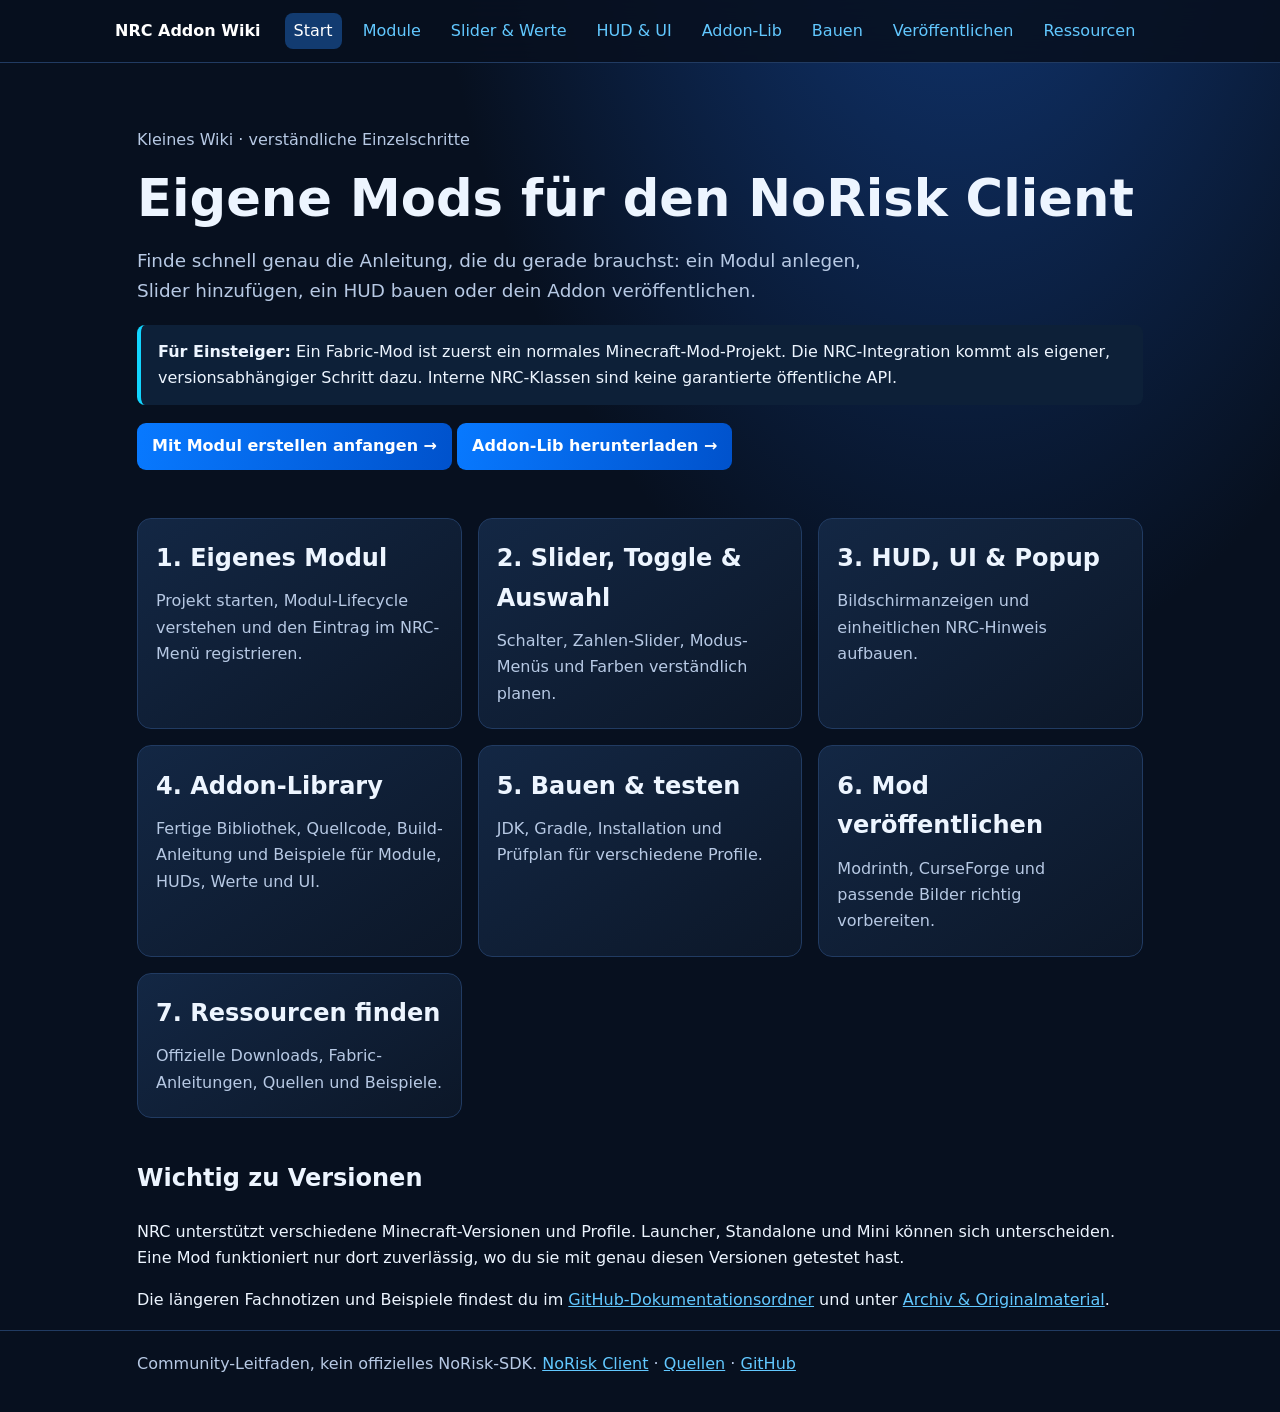
<file: docs/index.html>
<!doctype html>
<html lang="de">
<head>
  <meta charset="utf-8">
  <meta name="viewport" content="width=device-width,initial-scale=1">
  <title>NoRisk Client Addon Wiki</title>
  <link rel="stylesheet" href="style.css">
</head>
<body>
  <header class="top">
    <nav class="nav wrap">
      <a class="brand" href="index.html">NRC Addon Wiki</a>
      <a aria-current="page" href="index.html">Start</a>
      <a href="module-erstellen.html">Module</a>
      <a href="slider-einstellungen.html">Slider &amp; Werte</a>
      <a href="hud-ui-popup.html">HUD &amp; UI</a>
      <a href="addon-lib.html">Addon-Lib</a>
      <a href="build-kompatibilitaet.html">Bauen</a>
      <a href="veroeffentlichen.html">Veröffentlichen</a>
      <a href="ressourcen.html">Ressourcen</a>
    </nav>
  </header>
  <main class="wrap">
    <section class="hero">
      <p class="crumb">Kleines Wiki · verständliche Einzelschritte</p>
      <h1>Eigene Mods für den NoRisk Client</h1>
      <p class="lead">Finde schnell genau die Anleitung, die du gerade brauchst: ein Modul anlegen, Slider hinzufügen, ein HUD bauen oder dein Addon veröffentlichen.</p>
      <div class="notice"><strong>Für Einsteiger:</strong> Ein Fabric-Mod ist zuerst ein normales Minecraft-Mod-Projekt. Die NRC-Integration kommt als eigener, versionsabhängiger Schritt dazu. Interne NRC-Klassen sind keine garantierte öffentliche API.</div>
      <a class="btn" href="module-erstellen.html">Mit Modul erstellen anfangen →</a>
      <a class="btn" href="addon-lib.html">Addon-Lib herunterladen →</a>
    </section>
    <section class="grid">
      <a class="card" href="module-erstellen.html"><h2>1. Eigenes Modul</h2><p>Projekt starten, Modul-Lifecycle verstehen und den Eintrag im NRC-Menü registrieren.</p></a>
      <a class="card" href="slider-einstellungen.html"><h2>2. Slider, Toggle &amp; Auswahl</h2><p>Schalter, Zahlen-Slider, Modus-Menüs und Farben verständlich planen.</p></a>
      <a class="card" href="hud-ui-popup.html"><h2>3. HUD, UI &amp; Popup</h2><p>Bildschirmanzeigen und einheitlichen NRC-Hinweis aufbauen.</p></a>
      <a class="card" href="addon-lib.html"><h2>4. Addon-Library</h2><p>Fertige Bibliothek, Quellcode, Build-Anleitung und Beispiele für Module, HUDs, Werte und UI.</p></a>
      <a class="card" href="build-kompatibilitaet.html"><h2>5. Bauen &amp; testen</h2><p>JDK, Gradle, Installation und Prüfplan für verschiedene Profile.</p></a>
      <a class="card" href="veroeffentlichen.html"><h2>6. Mod veröffentlichen</h2><p>Modrinth, CurseForge und passende Bilder richtig vorbereiten.</p></a>
      <a class="card" href="ressourcen.html"><h2>7. Ressourcen finden</h2><p>Offizielle Downloads, Fabric-Anleitungen, Quellen und Beispiele.</p></a>
    </section>
    <h2>Wichtig zu Versionen</h2>
    <p>NRC unterstützt verschiedene Minecraft-Versionen und Profile. Launcher, Standalone und Mini können sich unterscheiden. Eine Mod funktioniert nur dort zuverlässig, wo du sie mit genau diesen Versionen getestet hast.</p>
    <p>Die längeren Fachnotizen und Beispiele findest du im <a href="https://github.com/xJ4NN1K/norisk-client-addon-wiki/tree/main/docs">GitHub-Dokumentationsordner</a> und unter <a href="https://github.com/xJ4NN1K/norisk-client-addon-wiki/tree/main/archive">Archiv &amp; Originalmaterial</a>.</p>
  </main>
  <footer class="foot">
    <div class="wrap">Community-Leitfaden, kein offizielles NoRisk-SDK. <a href="https://norisk.gg/">NoRisk Client</a> · <a href="ressourcen.html">Quellen</a> · <a href="https://github.com/xJ4NN1K/norisk-client-addon-wiki">GitHub</a></div>
  </footer>
</body>
</html>
</file>
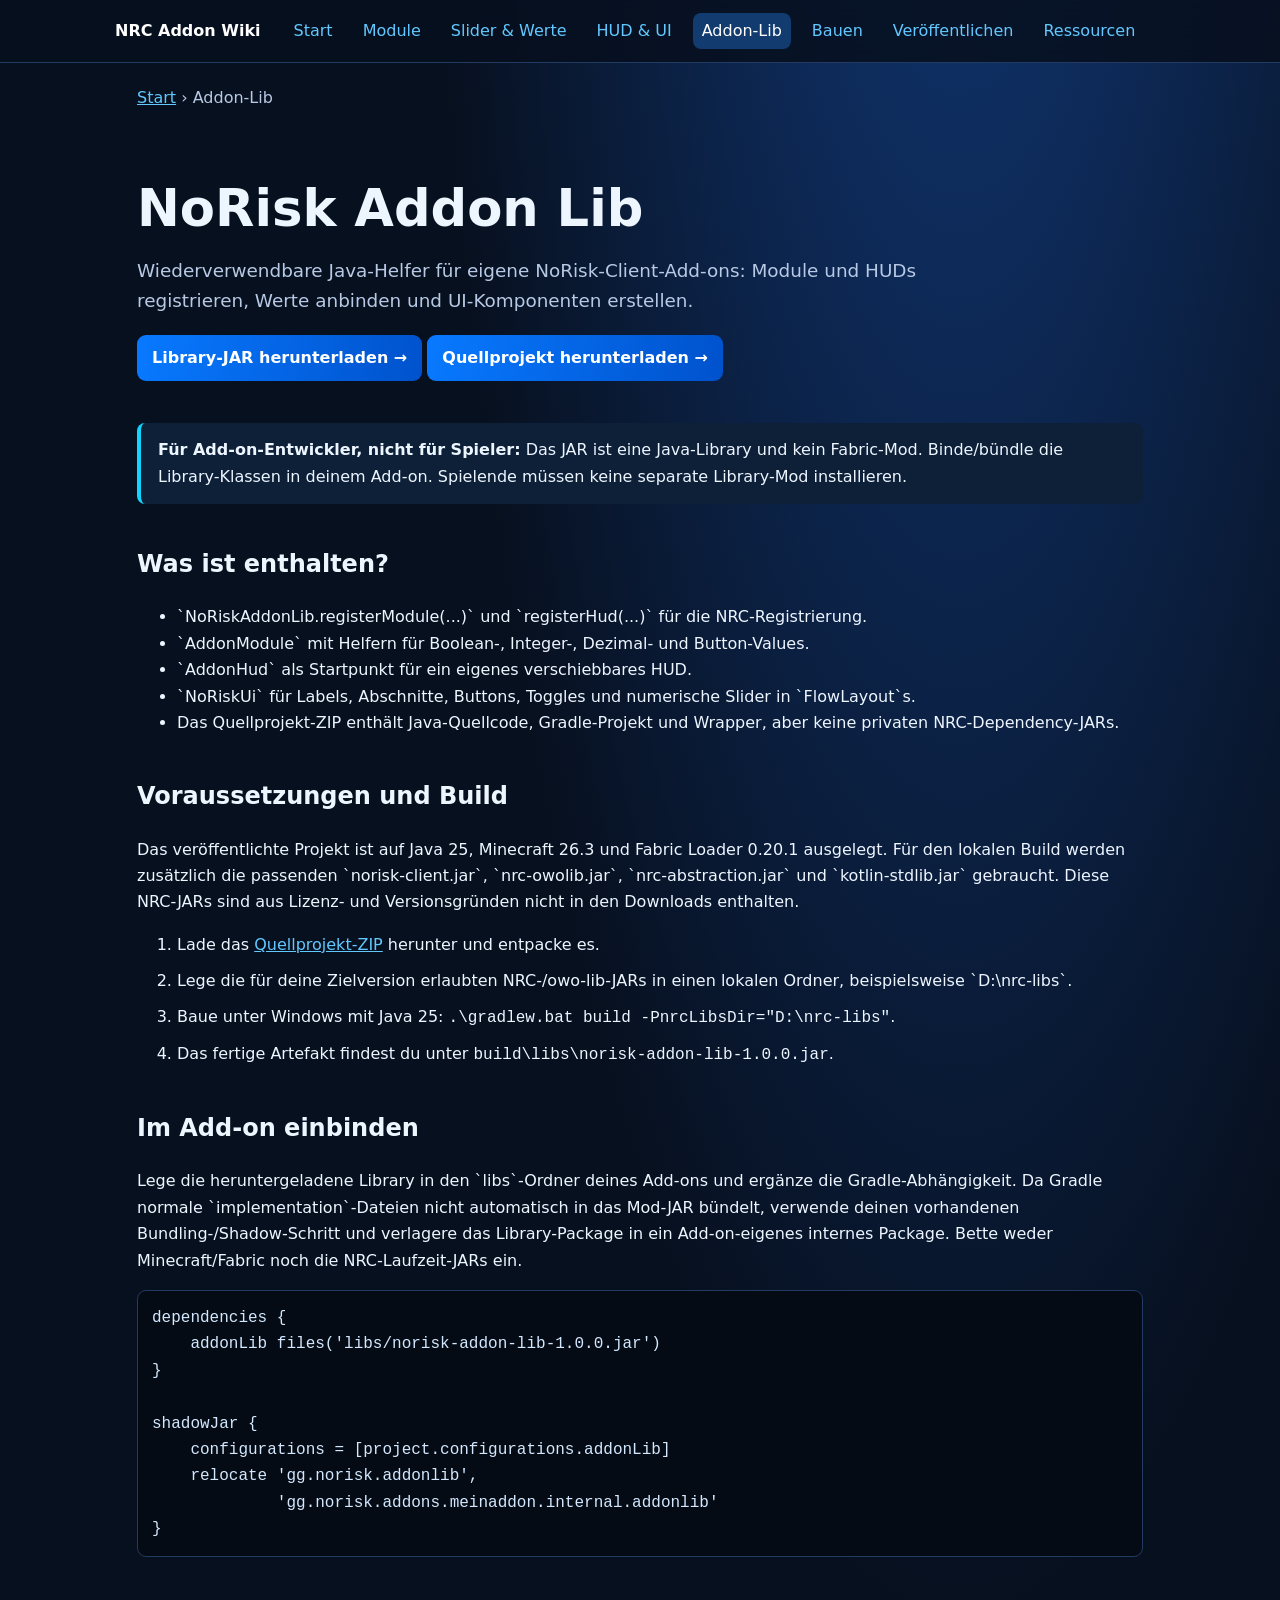
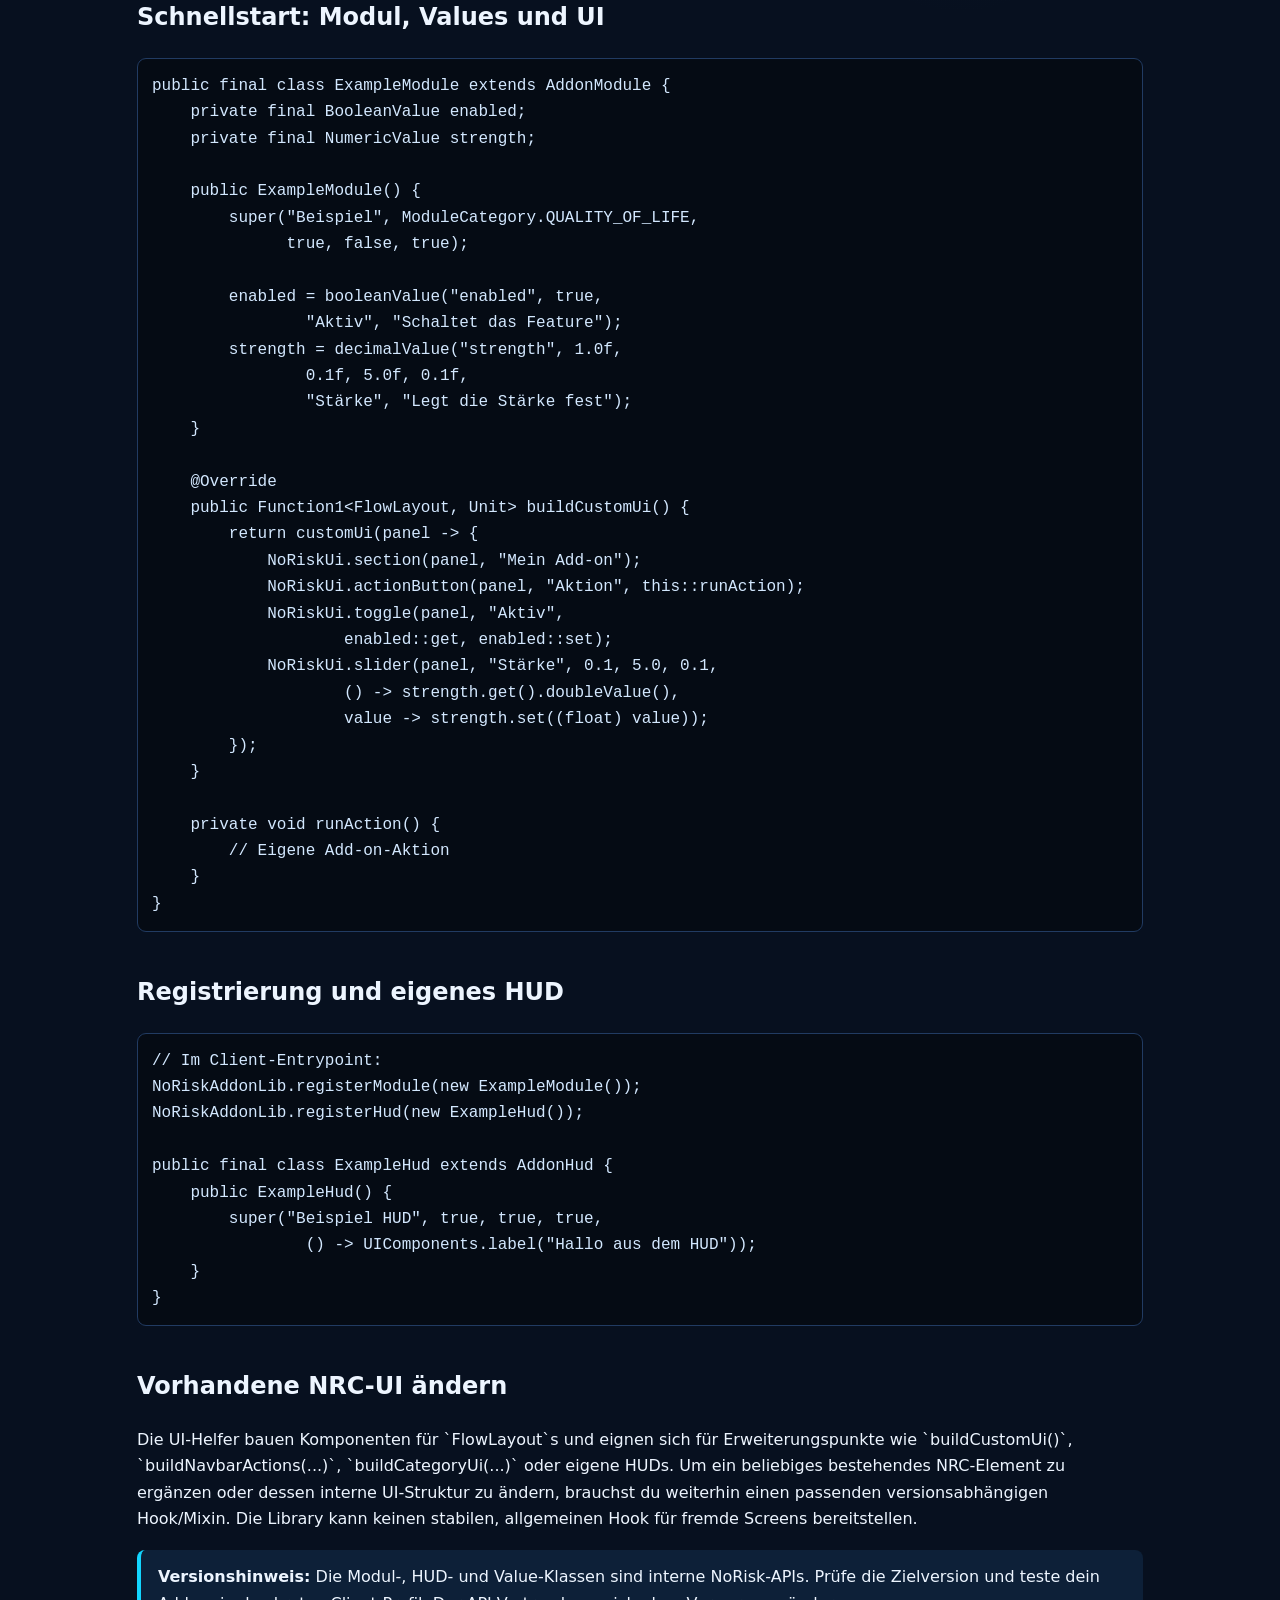
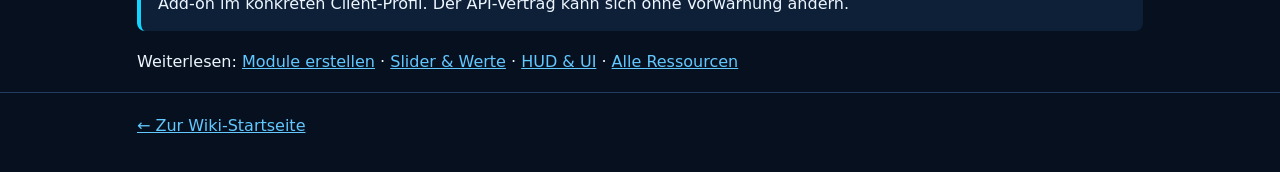
<file: docs/addon-lib.html>
<!doctype html>
<html lang="de">
<head>
  <meta charset="utf-8">
  <meta name="viewport" content="width=device-width,initial-scale=1">
  <title>NoRisk Addon Lib · NRC Wiki</title>
  <link rel="stylesheet" href="style.css">
</head>
<body>
  <header class="top">
    <nav class="nav wrap">
      <a class="brand" href="index.html">NRC Addon Wiki</a>
      <a href="index.html">Start</a>
      <a href="module-erstellen.html">Module</a>
      <a href="slider-einstellungen.html">Slider &amp; Werte</a>
      <a href="hud-ui-popup.html">HUD &amp; UI</a>
      <a aria-current="page" href="addon-lib.html">Addon-Lib</a>
      <a href="build-kompatibilitaet.html">Bauen</a>
      <a href="veroeffentlichen.html">Veröffentlichen</a>
      <a href="ressourcen.html">Ressourcen</a>
    </nav>
  </header>
  <main class="wrap">
    <p class="crumb"><a href="index.html">Start</a> › Addon-Lib</p>
    <section class="hero">
      <h1>NoRisk Addon Lib</h1>
      <p class="lead">Wiederverwendbare Java-Helfer für eigene NoRisk-Client-Add-ons: Module und HUDs registrieren, Werte anbinden und UI-Komponenten erstellen.</p>
      <a class="btn" href="norisk-addon-lib-1.0.0.jar" download>Library-JAR herunterladen →</a>
      <a class="btn" href="norisk-addon-lib-1.0.0-sources.zip" download>Quellprojekt herunterladen →</a>
    </section>
    <div class="notice"><strong>Für Add-on-Entwickler, nicht für Spieler:</strong> Das JAR ist eine Java-Library und kein Fabric-Mod. Binde/bündle die Library-Klassen in deinem Add-on. Spielende müssen keine separate Library-Mod installieren.</div>
    <h2>Was ist enthalten?</h2>
    <ul>
      <li>`NoRiskAddonLib.registerModule(...)` und `registerHud(...)` für die NRC-Registrierung.</li>
      <li>`AddonModule` mit Helfern für Boolean-, Integer-, Dezimal- und Button-Values.</li>
      <li>`AddonHud` als Startpunkt für ein eigenes verschiebbares HUD.</li>
      <li>`NoRiskUi` für Labels, Abschnitte, Buttons, Toggles und numerische Slider in `FlowLayout`s.</li>
      <li>Das Quellprojekt-ZIP enthält Java-Quellcode, Gradle-Projekt und Wrapper, aber keine privaten NRC-Dependency-JARs.</li>
    </ul>
    <h2>Voraussetzungen und Build</h2>
    <p>Das veröffentlichte Projekt ist auf Java 25, Minecraft 26.3 und Fabric Loader 0.20.1 ausgelegt. Für den lokalen Build werden zusätzlich die passenden `norisk-client.jar`, `nrc-owolib.jar`, `nrc-abstraction.jar` und `kotlin-stdlib.jar` gebraucht. Diese NRC-JARs sind aus Lizenz- und Versionsgründen nicht in den Downloads enthalten.</p>
    <ol class="steps">
      <li>Lade das <a href="norisk-addon-lib-1.0.0-sources.zip" download>Quellprojekt-ZIP</a> herunter und entpacke es.</li>
      <li>Lege die für deine Zielversion erlaubten NRC-/owo-lib-JARs in einen lokalen Ordner, beispielsweise `D:\nrc-libs`.</li>
      <li>Baue unter Windows mit Java 25: <code>.\gradlew.bat build -PnrcLibsDir="D:\nrc-libs"</code>.</li>
      <li>Das fertige Artefakt findest du unter <code>build\libs\norisk-addon-lib-1.0.0.jar</code>.</li>
    </ol>
    <h2>Im Add-on einbinden</h2>
    <p>Lege die heruntergeladene Library in den `libs`-Ordner deines Add-ons und ergänze die Gradle-Abhängigkeit. Da Gradle normale `implementation`-Dateien nicht automatisch in das Mod-JAR bündelt, verwende deinen vorhandenen Bundling-/Shadow-Schritt und verlagere das Library-Package in ein Add-on-eigenes internes Package. Bette weder Minecraft/Fabric noch die NRC-Laufzeit-JARs ein.</p>
    <pre class="code"><code>dependencies {
    addonLib files('libs/norisk-addon-lib-1.0.0.jar')
}

shadowJar {
    configurations = [project.configurations.addonLib]
    relocate 'gg.norisk.addonlib',
             'gg.norisk.addons.meinaddon.internal.addonlib'
}</code></pre>
    <h2>Schnellstart: Modul, Values und UI</h2>
    <pre class="code"><code>public final class ExampleModule extends AddonModule {
    private final BooleanValue enabled;
    private final NumericValue strength;

    public ExampleModule() {
        super("Beispiel", ModuleCategory.QUALITY_OF_LIFE,
              true, false, true);

        enabled = booleanValue("enabled", true,
                "Aktiv", "Schaltet das Feature");
        strength = decimalValue("strength", 1.0f,
                0.1f, 5.0f, 0.1f,
                "Stärke", "Legt die Stärke fest");
    }

    @Override
    public Function1&lt;FlowLayout, Unit&gt; buildCustomUi() {
        return customUi(panel -&gt; {
            NoRiskUi.section(panel, "Mein Add-on");
            NoRiskUi.actionButton(panel, "Aktion", this::runAction);
            NoRiskUi.toggle(panel, "Aktiv",
                    enabled::get, enabled::set);
            NoRiskUi.slider(panel, "Stärke", 0.1, 5.0, 0.1,
                    () -&gt; strength.get().doubleValue(),
                    value -&gt; strength.set((float) value));
        });
    }

    private void runAction() {
        // Eigene Add-on-Aktion
    }
}</code></pre>
    <h2>Registrierung und eigenes HUD</h2>
    <pre class="code"><code>// Im Client-Entrypoint:
NoRiskAddonLib.registerModule(new ExampleModule());
NoRiskAddonLib.registerHud(new ExampleHud());

public final class ExampleHud extends AddonHud {
    public ExampleHud() {
        super("Beispiel HUD", true, true, true,
                () -&gt; UIComponents.label("Hallo aus dem HUD"));
    }
}</code></pre>
    <h2>Vorhandene NRC-UI ändern</h2>
    <p>Die UI-Helfer bauen Komponenten für `FlowLayout`s und eignen sich für Erweiterungspunkte wie `buildCustomUi()`, `buildNavbarActions(...)`, `buildCategoryUi(...)` oder eigene HUDs. Um ein beliebiges bestehendes NRC-Element zu ergänzen oder dessen interne UI-Struktur zu ändern, brauchst du weiterhin einen passenden versionsabhängigen Hook/Mixin. Die Library kann keinen stabilen, allgemeinen Hook für fremde Screens bereitstellen.</p>
    <div class="notice"><strong>Versionshinweis:</strong> Die Modul-, HUD- und Value-Klassen sind interne NoRisk-APIs. Prüfe die Zielversion und teste dein Add-on im konkreten Client-Profil. Der API-Vertrag kann sich ohne Vorwarnung ändern.</div>
    <p>Weiterlesen: <a href="module-erstellen.html">Module erstellen</a> · <a href="slider-einstellungen.html">Slider &amp; Werte</a> · <a href="hud-ui-popup.html">HUD &amp; UI</a> · <a href="ressourcen.html">Alle Ressourcen</a></p>
  </main>
  <footer class="foot"><div class="wrap"><a href="index.html">← Zur Wiki-Startseite</a></div></footer>
</body>
</html>
</file>
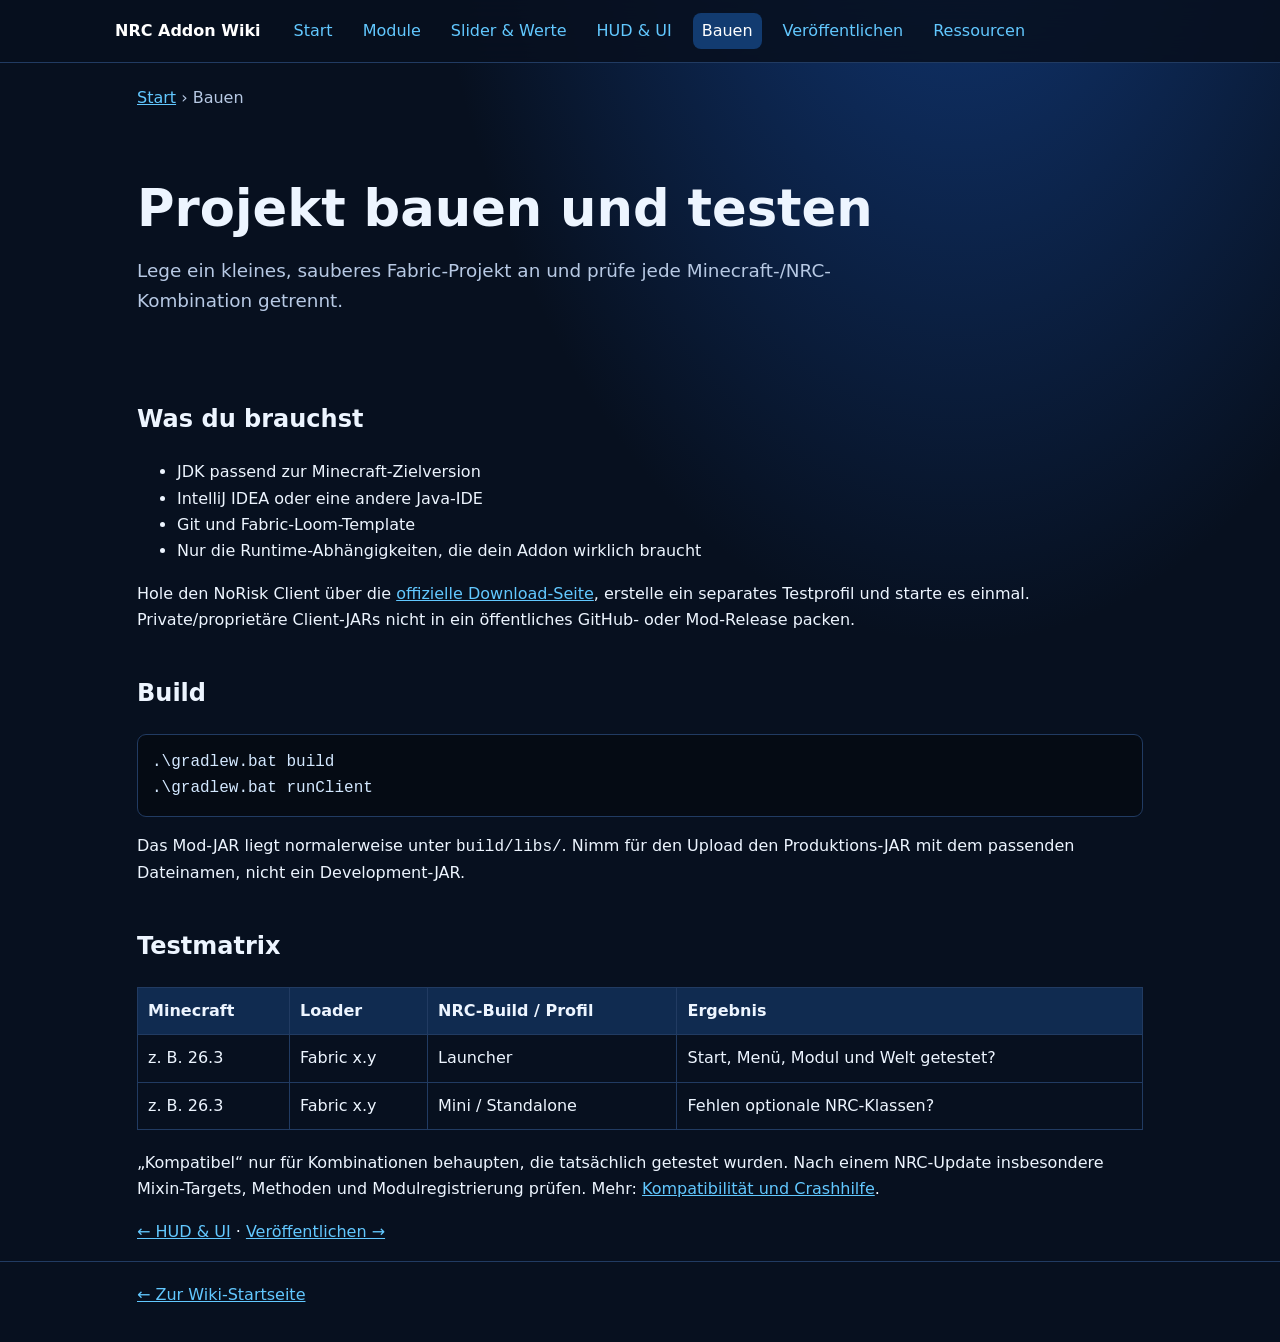
<file: docs/build-kompatibilitaet.html>
<!doctype html><html lang="de"><head><meta charset="utf-8"><meta name="viewport" content="width=device-width,initial-scale=1"><title>Projekt bauen und testen · NRC Wiki</title><link rel="stylesheet" href="style.css"></head><body><header class="top"><nav class="nav wrap"><a class="brand" href="index.html">NRC Addon Wiki</a><a href="index.html">Start</a><a href="module-erstellen.html">Module</a><a href="slider-einstellungen.html">Slider & Werte</a><a href="hud-ui-popup.html">HUD & UI</a><a aria-current="page" href="build-kompatibilitaet.html">Bauen</a><a href="veroeffentlichen.html">Veröffentlichen</a><a href="ressourcen.html">Ressourcen</a></nav></header><main class="wrap"><p class="crumb"><a href="index.html">Start</a> › Bauen</p><section class="hero"><h1>Projekt bauen und testen</h1><p class="lead">Lege ein kleines, sauberes Fabric-Projekt an und prüfe jede Minecraft-/NRC-Kombination getrennt.</p></section><h2>Was du brauchst</h2><ul><li>JDK passend zur Minecraft-Zielversion</li><li>IntelliJ IDEA oder eine andere Java-IDE</li><li>Git und Fabric-Loom-Template</li><li>Nur die Runtime-Abhängigkeiten, die dein Addon wirklich braucht</li></ul><p>Hole den NoRisk Client über die <a href="https://norisk.gg/downloads">offizielle Download-Seite</a>, erstelle ein separates Testprofil und starte es einmal. Private/proprietäre Client-JARs nicht in ein öffentliches GitHub- oder Mod-Release packen.</p><h2>Build</h2><pre class="code"><code>.\gradlew.bat build
.\gradlew.bat runClient</code></pre><p>Das Mod-JAR liegt normalerweise unter <code>build/libs/</code>. Nimm für den Upload den Produktions-JAR mit dem passenden Dateinamen, nicht ein Development-JAR.</p><h2>Testmatrix</h2><table class="table"><thead><tr><th>Minecraft</th><th>Loader</th><th>NRC-Build / Profil</th><th>Ergebnis</th></tr></thead><tbody><tr><td>z. B. 26.3</td><td>Fabric x.y</td><td>Launcher</td><td>Start, Menü, Modul und Welt getestet?</td></tr><tr><td>z. B. 26.3</td><td>Fabric x.y</td><td>Mini / Standalone</td><td>Fehlen optionale NRC-Klassen?</td></tr></tbody></table><p>„Kompatibel“ nur für Kombinationen behaupten, die tatsächlich getestet wurden. Nach einem NRC-Update insbesondere Mixin-Targets, Methoden und Modulregistrierung prüfen. Mehr: <a href="https://github.com/xJ4NN1K/norisk-client-addon-wiki/blob/main/docs/05-kompatibilitaet-und-fehlersuche.md">Kompatibilität und Crashhilfe</a>.</p><p><a href="hud-ui-popup.html">← HUD & UI</a> · <a href="veroeffentlichen.html">Veröffentlichen →</a></p></main><footer class="foot"><div class="wrap"><a href="index.html">← Zur Wiki-Startseite</a></div></footer></body></html>
</file>
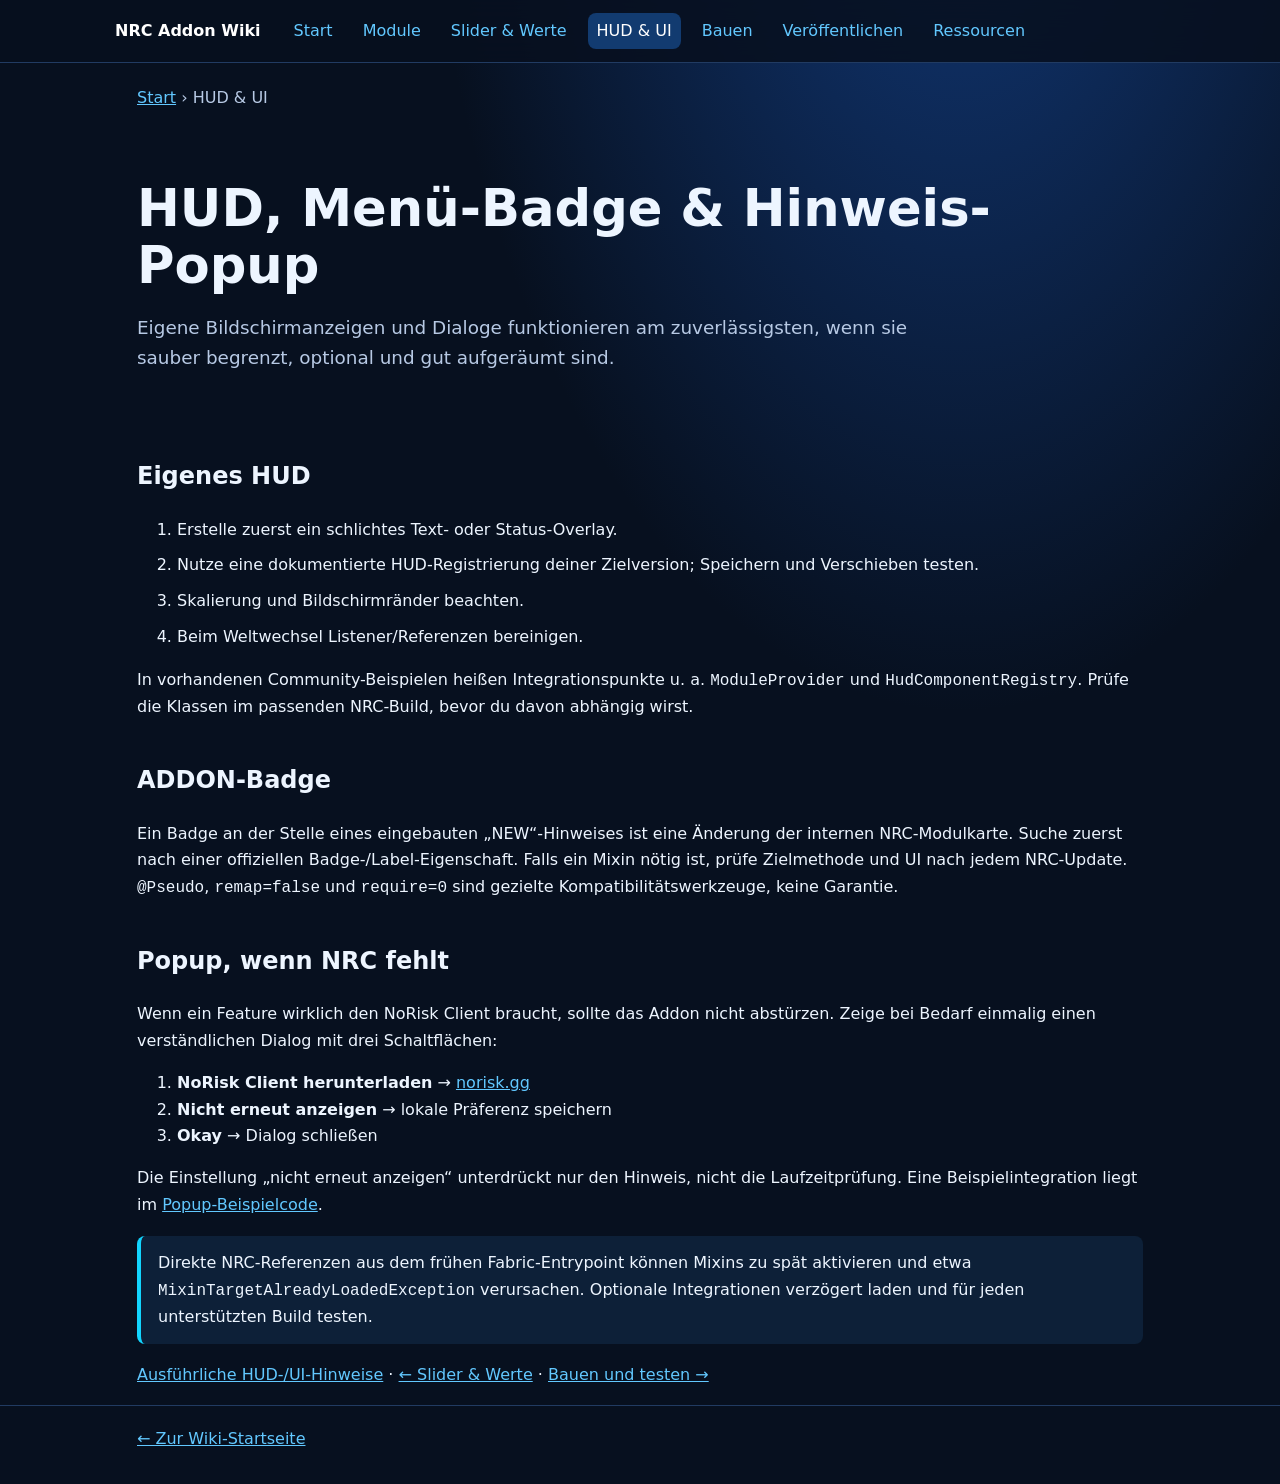
<file: docs/hud-ui-popup.html>
<!doctype html><html lang="de"><head><meta charset="utf-8"><meta name="viewport" content="width=device-width,initial-scale=1"><title>HUD, UI und Popup · NRC Wiki</title><link rel="stylesheet" href="style.css"></head><body><header class="top"><nav class="nav wrap"><a class="brand" href="index.html">NRC Addon Wiki</a><a href="index.html">Start</a><a href="module-erstellen.html">Module</a><a href="slider-einstellungen.html">Slider & Werte</a><a aria-current="page" href="hud-ui-popup.html">HUD & UI</a><a href="build-kompatibilitaet.html">Bauen</a><a href="veroeffentlichen.html">Veröffentlichen</a><a href="ressourcen.html">Ressourcen</a></nav></header><main class="wrap"><p class="crumb"><a href="index.html">Start</a> › HUD & UI</p><section class="hero"><h1>HUD, Menü-Badge & Hinweis-Popup</h1><p class="lead">Eigene Bildschirmanzeigen und Dialoge funktionieren am zuverlässigsten, wenn sie sauber begrenzt, optional und gut aufgeräumt sind.</p></section><h2>Eigenes HUD</h2><ol class="steps"><li>Erstelle zuerst ein schlichtes Text- oder Status-Overlay.</li><li>Nutze eine dokumentierte HUD-Registrierung deiner Zielversion; Speichern und Verschieben testen.</li><li>Skalierung und Bildschirmränder beachten.</li><li>Beim Weltwechsel Listener/Referenzen bereinigen.</li></ol><p>In vorhandenen Community-Beispielen heißen Integrationspunkte u. a. <code>ModuleProvider</code> und <code>HudComponentRegistry</code>. Prüfe die Klassen im passenden NRC-Build, bevor du davon abhängig wirst.</p><h2>ADDON-Badge</h2><p>Ein Badge an der Stelle eines eingebauten „NEW“-Hinweises ist eine Änderung der internen NRC-Modulkarte. Suche zuerst nach einer offiziellen Badge-/Label-Eigenschaft. Falls ein Mixin nötig ist, prüfe Zielmethode und UI nach jedem NRC-Update. <code>@Pseudo</code>, <code>remap=false</code> und <code>require=0</code> sind gezielte Kompatibilitätswerkzeuge, keine Garantie.</p><h2>Popup, wenn NRC fehlt</h2><p>Wenn ein Feature wirklich den NoRisk Client braucht, sollte das Addon nicht abstürzen. Zeige bei Bedarf einmalig einen verständlichen Dialog mit drei Schaltflächen:</p><ol><li><strong>NoRisk Client herunterladen</strong> → <a href="https://norisk.gg/">norisk.gg</a></li><li><strong>Nicht erneut anzeigen</strong> → lokale Präferenz speichern</li><li><strong>Okay</strong> → Dialog schließen</li></ol><p>Die Einstellung „nicht erneut anzeigen“ unterdrückt nur den Hinweis, nicht die Laufzeitprüfung. Eine Beispielintegration liegt im <a href="https://github.com/xJ4NN1K/norisk-client-addon-wiki/tree/main/archive/examples/norisk-popup">Popup-Beispielcode</a>.</p><div class="notice">Direkte NRC-Referenzen aus dem frühen Fabric-Entrypoint können Mixins zu spät aktivieren und etwa <code>MixinTargetAlreadyLoadedException</code> verursachen. Optionale Integrationen verzögert laden und für jeden unterstützten Build testen.</div><p><a href="https://github.com/xJ4NN1K/norisk-client-addon-wiki/blob/main/docs/04-ui-hud-konfiguration.md">Ausführliche HUD-/UI-Hinweise</a> · <a href="slider-einstellungen.html">← Slider & Werte</a> · <a href="build-kompatibilitaet.html">Bauen und testen →</a></p></main><footer class="foot"><div class="wrap"><a href="index.html">← Zur Wiki-Startseite</a></div></footer></body></html>
</file>
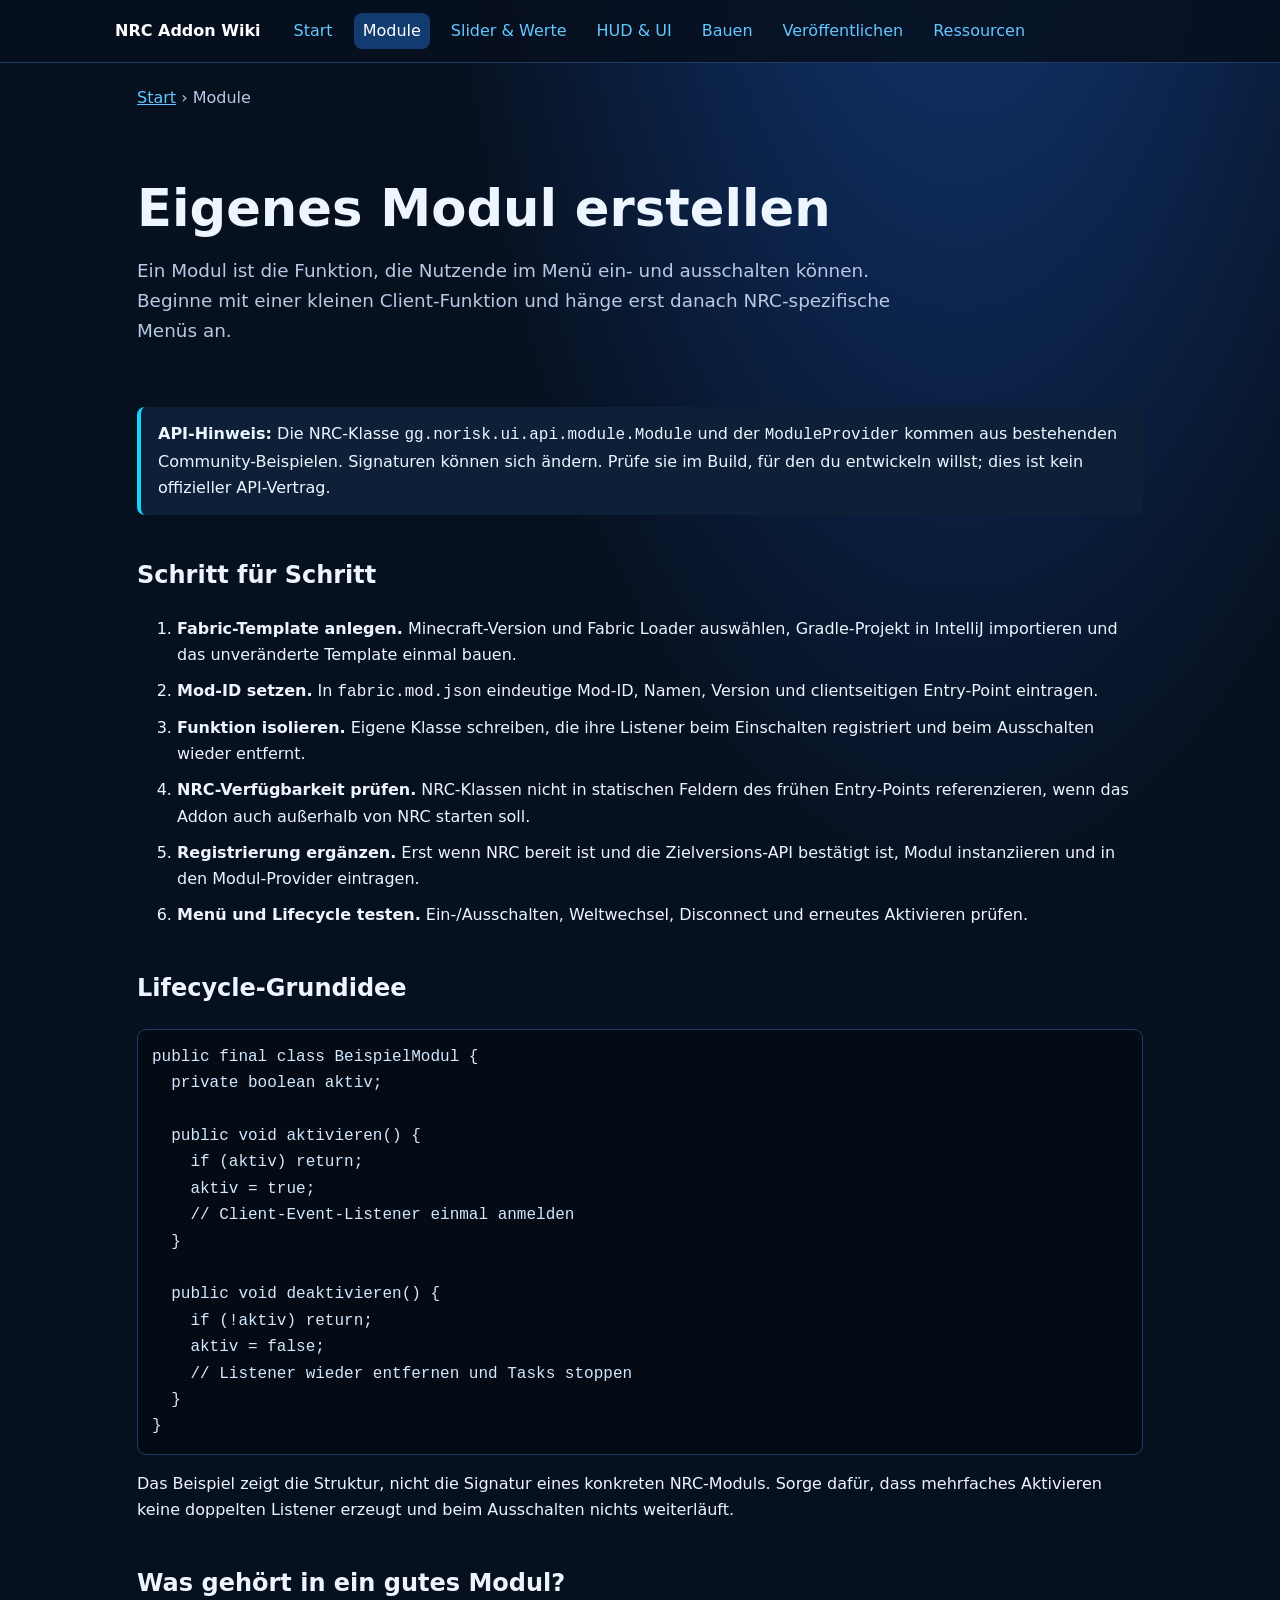
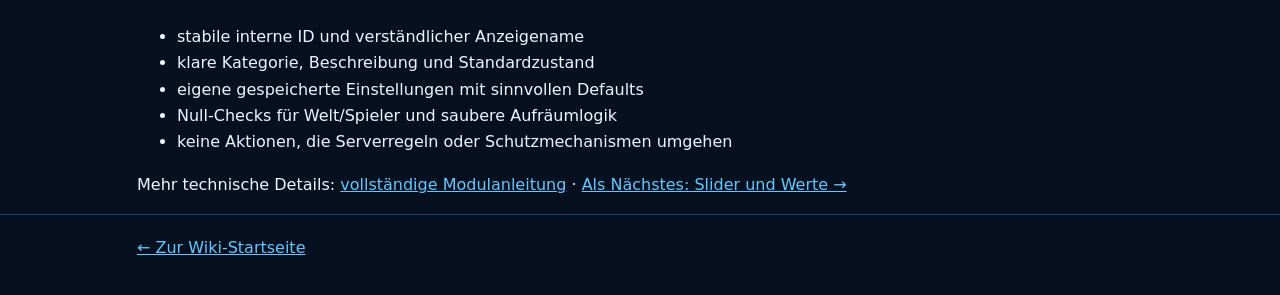
<file: docs/module-erstellen.html>
<!doctype html><html lang="de"><head><meta charset="utf-8"><meta name="viewport" content="width=device-width,initial-scale=1"><title>Eigenes Modul erstellen · NRC Wiki</title><link rel="stylesheet" href="style.css"></head><body><header class="top"><nav class="nav wrap"><a class="brand" href="index.html">NRC Addon Wiki</a><a href="index.html">Start</a><a aria-current="page" href="module-erstellen.html">Module</a><a href="slider-einstellungen.html">Slider & Werte</a><a href="hud-ui-popup.html">HUD & UI</a><a href="build-kompatibilitaet.html">Bauen</a><a href="veroeffentlichen.html">Veröffentlichen</a><a href="ressourcen.html">Ressourcen</a></nav></header><main class="wrap"><p class="crumb"><a href="index.html">Start</a> › Module</p><section class="hero"><h1>Eigenes Modul erstellen</h1><p class="lead">Ein Modul ist die Funktion, die Nutzende im Menü ein- und ausschalten können. Beginne mit einer kleinen Client-Funktion und hänge erst danach NRC-spezifische Menüs an.</p></section><div class="notice"><strong>API-Hinweis:</strong> Die NRC-Klasse <code>gg.norisk.ui.api.module.Module</code> und der <code>ModuleProvider</code> kommen aus bestehenden Community-Beispielen. Signaturen können sich ändern. Prüfe sie im Build, für den du entwickeln willst; dies ist kein offizieller API-Vertrag.</div><h2>Schritt für Schritt</h2><ol class="steps"><li><strong>Fabric-Template anlegen.</strong> Minecraft-Version und Fabric Loader auswählen, Gradle-Projekt in IntelliJ importieren und das unveränderte Template einmal bauen.</li><li><strong>Mod-ID setzen.</strong> In <code>fabric.mod.json</code> eindeutige Mod-ID, Namen, Version und clientseitigen Entry-Point eintragen.</li><li><strong>Funktion isolieren.</strong> Eigene Klasse schreiben, die ihre Listener beim Einschalten registriert und beim Ausschalten wieder entfernt.</li><li><strong>NRC-Verfügbarkeit prüfen.</strong> NRC-Klassen nicht in statischen Feldern des frühen Entry-Points referenzieren, wenn das Addon auch außerhalb von NRC starten soll.</li><li><strong>Registrierung ergänzen.</strong> Erst wenn NRC bereit ist und die Zielversions-API bestätigt ist, Modul instanziieren und in den Modul-Provider eintragen.</li><li><strong>Menü und Lifecycle testen.</strong> Ein-/Ausschalten, Weltwechsel, Disconnect und erneutes Aktivieren prüfen.</li></ol><h2>Lifecycle-Grundidee</h2><pre class="code"><code>public final class BeispielModul {
  private boolean aktiv;

  public void aktivieren() {
    if (aktiv) return;
    aktiv = true;
    // Client-Event-Listener einmal anmelden
  }

  public void deaktivieren() {
    if (!aktiv) return;
    aktiv = false;
    // Listener wieder entfernen und Tasks stoppen
  }
}</code></pre><p>Das Beispiel zeigt die Struktur, nicht die Signatur eines konkreten NRC-Moduls. Sorge dafür, dass mehrfaches Aktivieren keine doppelten Listener erzeugt und beim Ausschalten nichts weiterläuft.</p><h2>Was gehört in ein gutes Modul?</h2><ul><li>stabile interne ID und verständlicher Anzeigename</li><li>klare Kategorie, Beschreibung und Standardzustand</li><li>eigene gespeicherte Einstellungen mit sinnvollen Defaults</li><li>Null-Checks für Welt/Spieler und saubere Aufräumlogik</li><li>keine Aktionen, die Serverregeln oder Schutzmechanismen umgehen</li></ul><p>Mehr technische Details: <a href="https://github.com/xJ4NN1K/norisk-client-addon-wiki/blob/main/docs/03-eigenes-modul.md">vollständige Modulanleitung</a> · <a href="slider-einstellungen.html">Als Nächstes: Slider und Werte →</a></p></main><footer class="foot"><div class="wrap"><a href="index.html">← Zur Wiki-Startseite</a></div></footer></body></html>
</file>
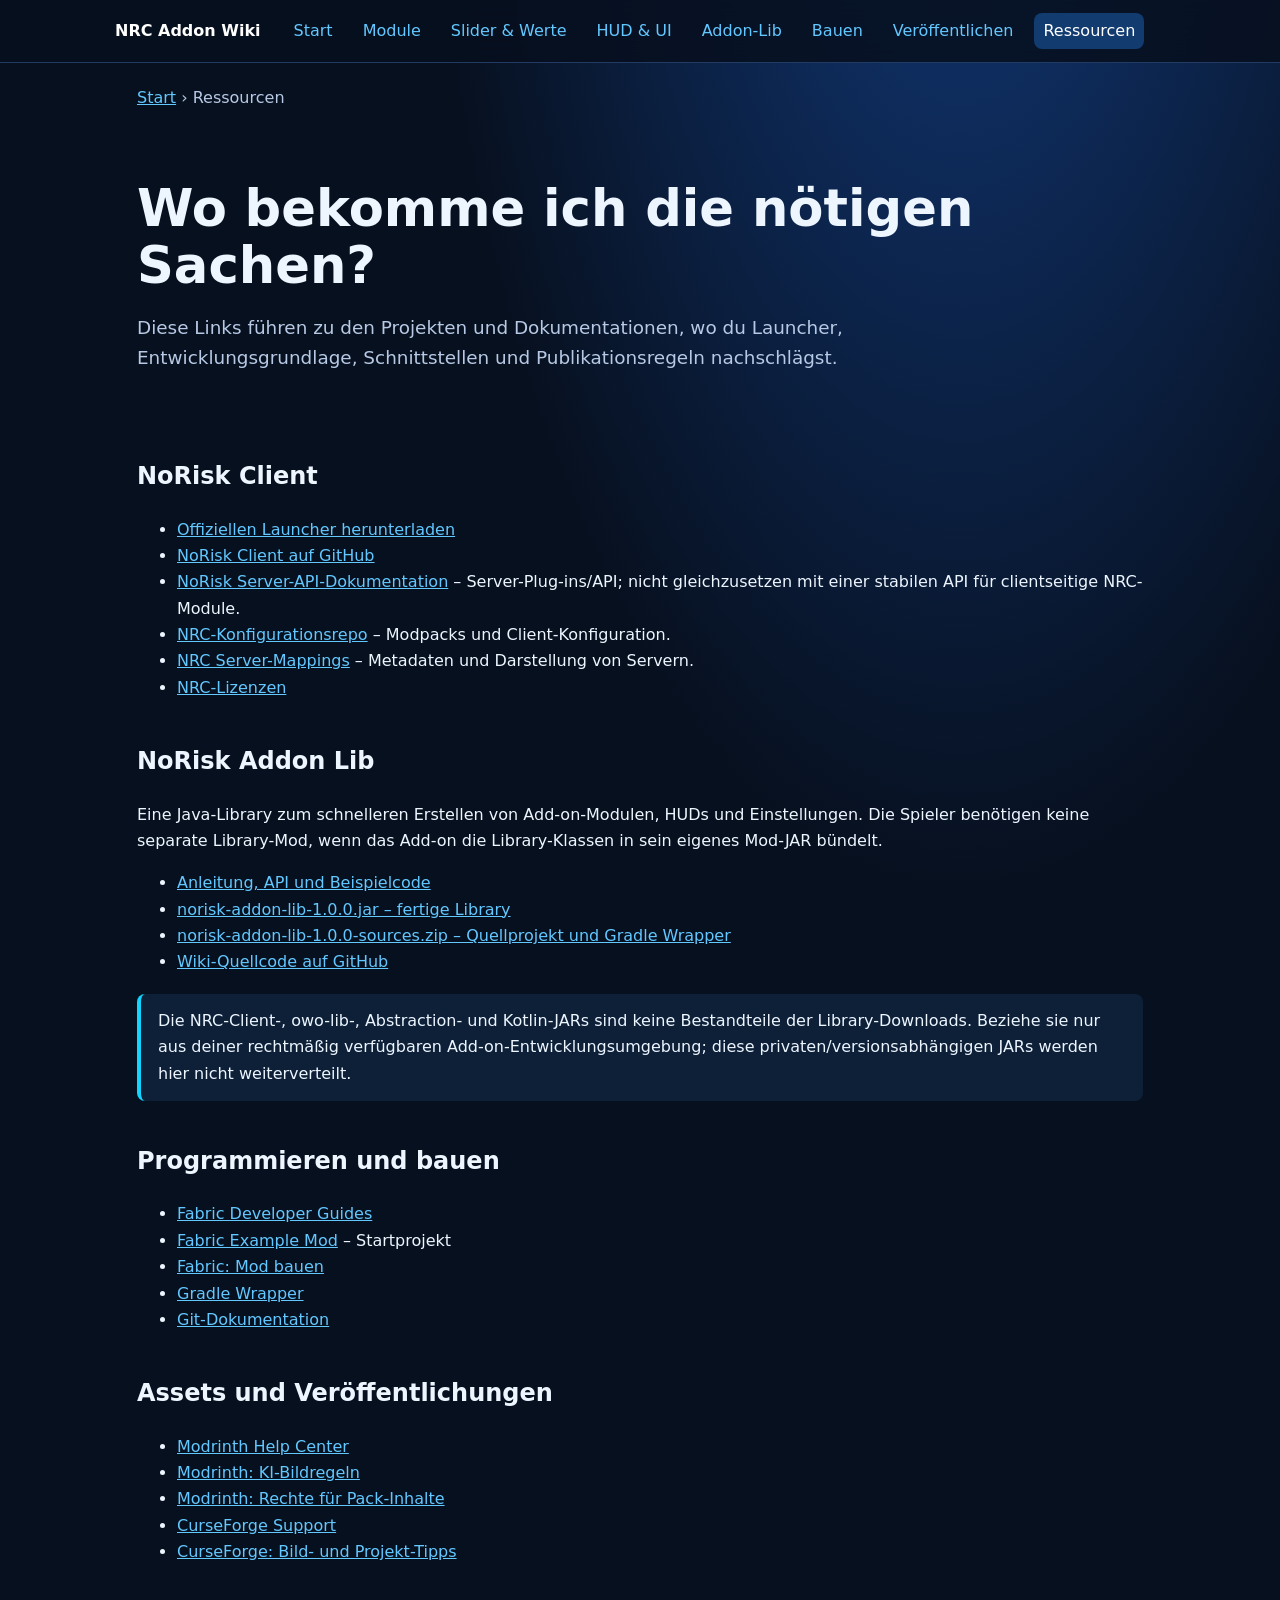
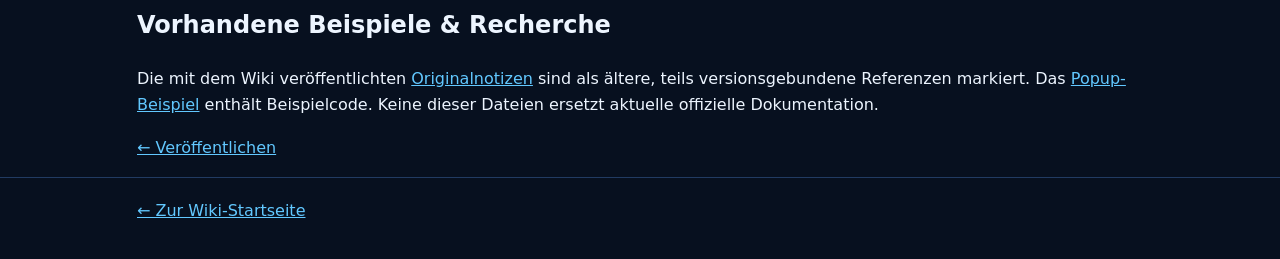
<file: docs/ressourcen.html>
<!doctype html>
<html lang="de">
<head>
  <meta charset="utf-8">
  <meta name="viewport" content="width=device-width,initial-scale=1">
  <title>Ressourcen für NRC-Addons · NRC Wiki</title>
  <link rel="stylesheet" href="style.css">
</head>
<body>
  <header class="top">
    <nav class="nav wrap">
      <a class="brand" href="index.html">NRC Addon Wiki</a>
      <a href="index.html">Start</a>
      <a href="module-erstellen.html">Module</a>
      <a href="slider-einstellungen.html">Slider &amp; Werte</a>
      <a href="hud-ui-popup.html">HUD &amp; UI</a>
      <a href="addon-lib.html">Addon-Lib</a>
      <a href="build-kompatibilitaet.html">Bauen</a>
      <a href="veroeffentlichen.html">Veröffentlichen</a>
      <a aria-current="page" href="ressourcen.html">Ressourcen</a>
    </nav>
  </header>
  <main class="wrap">
    <p class="crumb"><a href="index.html">Start</a> › Ressourcen</p>
    <section class="hero">
      <h1>Wo bekomme ich die nötigen Sachen?</h1>
      <p class="lead">Diese Links führen zu den Projekten und Dokumentationen, wo du Launcher, Entwicklungsgrundlage, Schnittstellen und Publikationsregeln nachschlägst.</p>
    </section>
    <h2>NoRisk Client</h2>
    <ul>
      <li><a href="https://norisk.gg/downloads">Offiziellen Launcher herunterladen</a></li>
      <li><a href="https://github.com/NoRiskClient">NoRisk Client auf GitHub</a></li>
      <li><a href="https://docs.norisk.gg/">NoRisk Server-API-Dokumentation</a> – Server-Plug-ins/API; nicht gleichzusetzen mit einer stabilen API für clientseitige NRC-Module.</li>
      <li><a href="https://github.com/NoRiskClient/nrc-configs">NRC-Konfigurationsrepo</a> – Modpacks und Client-Konfiguration.</li>
      <li><a href="https://github.com/NoRiskClient/nrc-server-mappings">NRC Server-Mappings</a> – Metadaten und Darstellung von Servern.</li>
      <li><a href="https://norisk.gg/licenses">NRC-Lizenzen</a></li>
    </ul>
    <h2>NoRisk Addon Lib</h2>
    <p>Eine Java-Library zum schnelleren Erstellen von Add-on-Modulen, HUDs und Einstellungen. Die Spieler benötigen keine separate Library-Mod, wenn das Add-on die Library-Klassen in sein eigenes Mod-JAR bündelt.</p>
    <ul>
      <li><a href="addon-lib.html">Anleitung, API und Beispielcode</a></li>
      <li><a href="norisk-addon-lib-1.0.0.jar" download>norisk-addon-lib-1.0.0.jar – fertige Library</a></li>
      <li><a href="norisk-addon-lib-1.0.0-sources.zip" download>norisk-addon-lib-1.0.0-sources.zip – Quellprojekt und Gradle Wrapper</a></li>
      <li><a href="https://github.com/xJ4NN1K/norisk-client-addon-wiki/tree/main/docs">Wiki-Quellcode auf GitHub</a></li>
    </ul>
    <div class="notice">Die NRC-Client-, owo-lib-, Abstraction- und Kotlin-JARs sind keine Bestandteile der Library-Downloads. Beziehe sie nur aus deiner rechtmäßig verfügbaren Add-on-Entwicklungsumgebung; diese privaten/versionsabhängigen JARs werden hier nicht weiterverteilt.</div>
    <h2>Programmieren und bauen</h2>
    <ul>
      <li><a href="https://docs.fabricmc.net/develop/">Fabric Developer Guides</a></li>
      <li><a href="https://github.com/FabricMC/fabric-example-mod">Fabric Example Mod</a> – Startprojekt</li>
      <li><a href="https://docs.fabricmc.net/develop/getting-started/building-a-mod">Fabric: Mod bauen</a></li>
      <li><a href="https://docs.gradle.org/current/userguide/gradle_wrapper.html">Gradle Wrapper</a></li>
      <li><a href="https://git-scm.com/doc">Git-Dokumentation</a></li>
    </ul>
    <h2>Assets und Veröffentlichungen</h2>
    <ul>
      <li><a href="https://support.modrinth.com/en">Modrinth Help Center</a></li>
      <li><a href="https://support.modrinth.com/en/articles/16551575-disclosure-and-usage-of-ai">Modrinth: KI-Bildregeln</a></li>
      <li><a href="https://support.modrinth.com/en/articles/8797527-obtaining-modpack-permissions">Modrinth: Rechte für Pack-Inhalte</a></li>
      <li><a href="https://support.curseforge.com/">CurseForge Support</a></li>
      <li><a href="https://support.curseforge.com/support/solutions/articles/9000199552">CurseForge: Bild- und Projekt-Tipps</a></li>
    </ul>
    <h2>Vorhandene Beispiele &amp; Recherche</h2>
    <p>Die mit dem Wiki veröffentlichten <a href="https://github.com/xJ4NN1K/norisk-client-addon-wiki/tree/main/archive/original-notes">Originalnotizen</a> sind als ältere, teils versionsgebundene Referenzen markiert. Das <a href="https://github.com/xJ4NN1K/norisk-client-addon-wiki/tree/main/archive/examples/norisk-popup">Popup-Beispiel</a> enthält Beispielcode. Keine dieser Dateien ersetzt aktuelle offizielle Dokumentation.</p>
    <p><a href="veroeffentlichen.html">← Veröffentlichen</a></p>
  </main>
  <footer class="foot"><div class="wrap"><a href="index.html">← Zur Wiki-Startseite</a></div></footer>
</body>
</html>
</file>
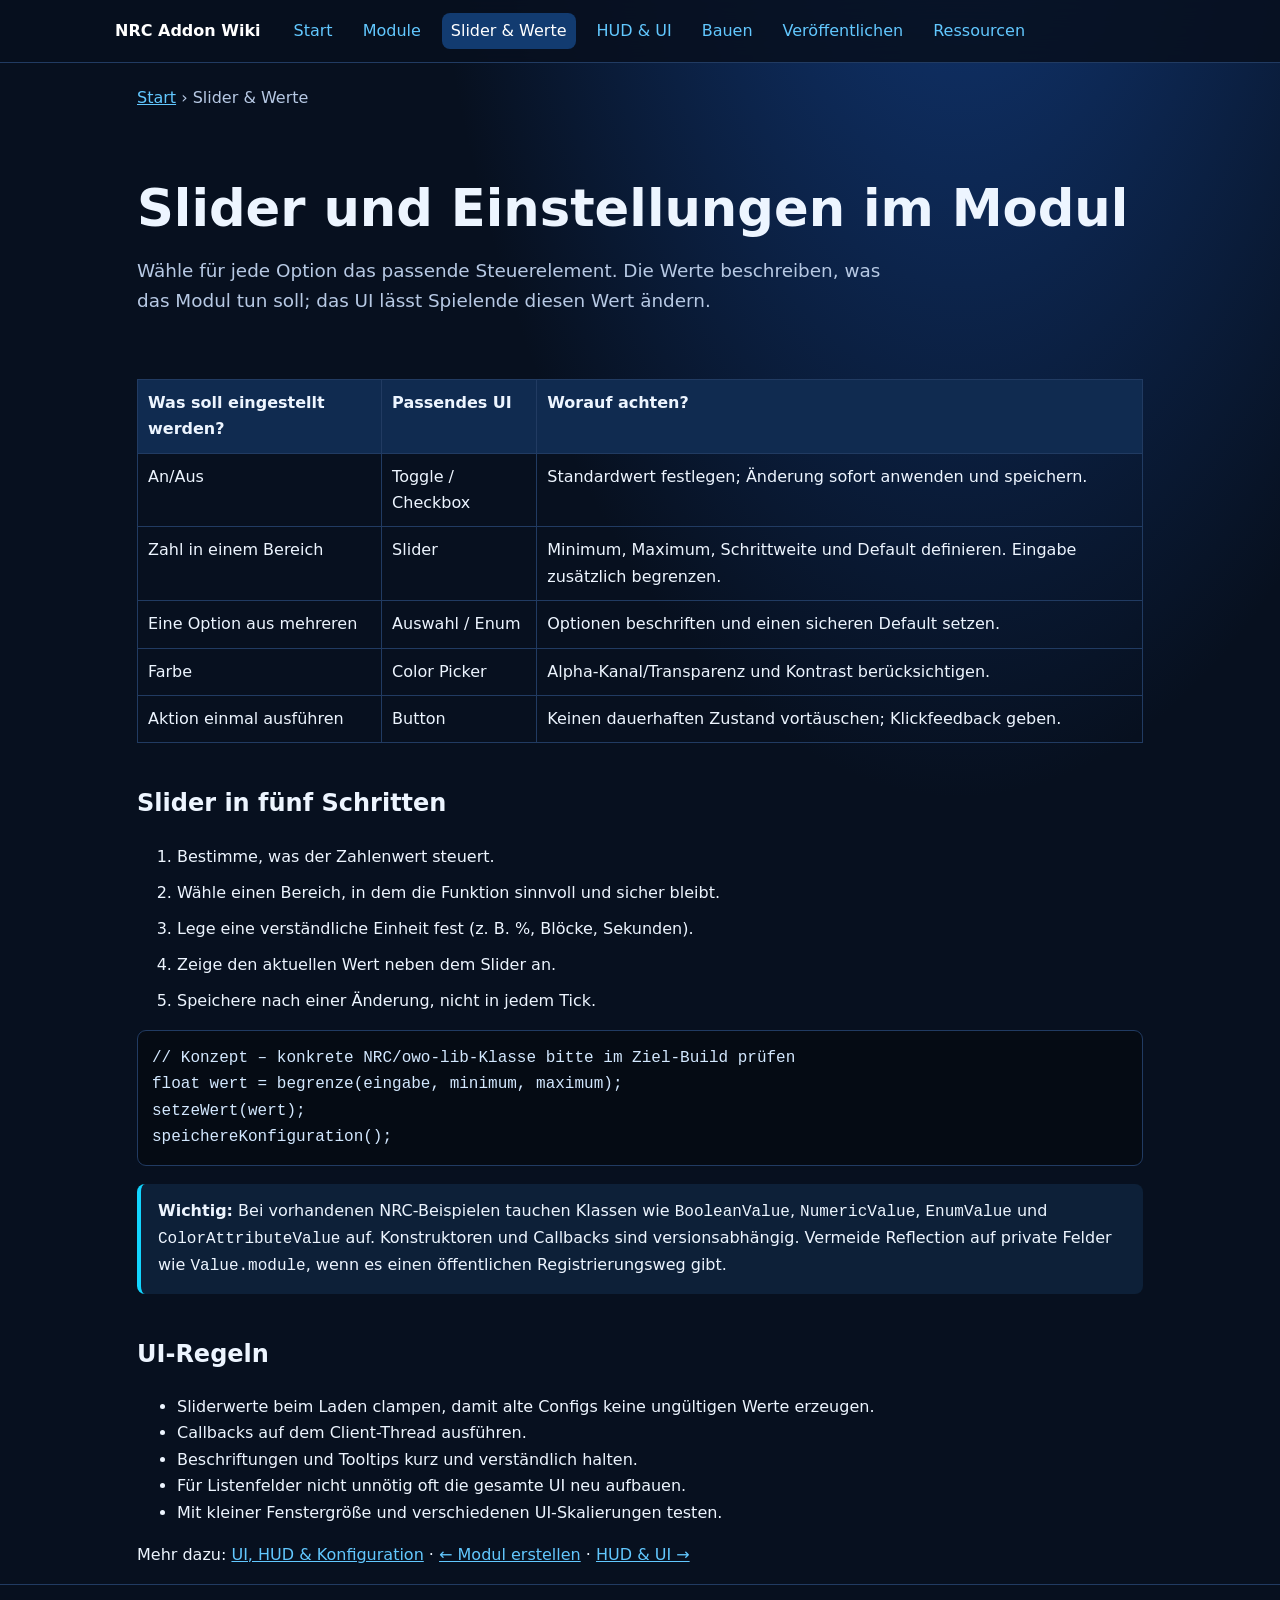
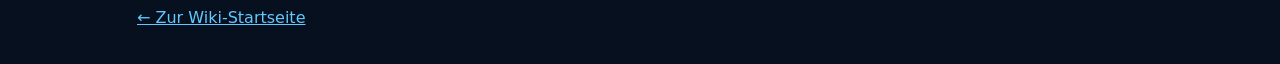
<file: docs/slider-einstellungen.html>
<!doctype html><html lang="de"><head><meta charset="utf-8"><meta name="viewport" content="width=device-width,initial-scale=1"><title>Slider und Einstellungen · NRC Wiki</title><link rel="stylesheet" href="style.css"></head><body><header class="top"><nav class="nav wrap"><a class="brand" href="index.html">NRC Addon Wiki</a><a href="index.html">Start</a><a href="module-erstellen.html">Module</a><a aria-current="page" href="slider-einstellungen.html">Slider & Werte</a><a href="hud-ui-popup.html">HUD & UI</a><a href="build-kompatibilitaet.html">Bauen</a><a href="veroeffentlichen.html">Veröffentlichen</a><a href="ressourcen.html">Ressourcen</a></nav></header><main class="wrap"><p class="crumb"><a href="index.html">Start</a> › Slider & Werte</p><section class="hero"><h1>Slider und Einstellungen im Modul</h1><p class="lead">Wähle für jede Option das passende Steuerelement. Die Werte beschreiben, was das Modul tun soll; das UI lässt Spielende diesen Wert ändern.</p></section><table class="table"><thead><tr><th>Was soll eingestellt werden?</th><th>Passendes UI</th><th>Worauf achten?</th></tr></thead><tbody><tr><td>An/Aus</td><td>Toggle / Checkbox</td><td>Standardwert festlegen; Änderung sofort anwenden und speichern.</td></tr><tr><td>Zahl in einem Bereich</td><td>Slider</td><td>Minimum, Maximum, Schrittweite und Default definieren. Eingabe zusätzlich begrenzen.</td></tr><tr><td>Eine Option aus mehreren</td><td>Auswahl / Enum</td><td>Optionen beschriften und einen sicheren Default setzen.</td></tr><tr><td>Farbe</td><td>Color Picker</td><td>Alpha-Kanal/Transparenz und Kontrast berücksichtigen.</td></tr><tr><td>Aktion einmal ausführen</td><td>Button</td><td>Keinen dauerhaften Zustand vortäuschen; Klickfeedback geben.</td></tr></tbody></table><h2>Slider in fünf Schritten</h2><ol class="steps"><li>Bestimme, was der Zahlenwert steuert.</li><li>Wähle einen Bereich, in dem die Funktion sinnvoll und sicher bleibt.</li><li>Lege eine verständliche Einheit fest (z. B. %, Blöcke, Sekunden).</li><li>Zeige den aktuellen Wert neben dem Slider an.</li><li>Speichere nach einer Änderung, nicht in jedem Tick.</li></ol><pre class="code"><code>// Konzept – konkrete NRC/owo-lib-Klasse bitte im Ziel-Build prüfen
float wert = begrenze(eingabe, minimum, maximum);
setzeWert(wert);
speichereKonfiguration();</code></pre><div class="notice"><strong>Wichtig:</strong> Bei vorhandenen NRC-Beispielen tauchen Klassen wie <code>BooleanValue</code>, <code>NumericValue</code>, <code>EnumValue</code> und <code>ColorAttributeValue</code> auf. Konstruktoren und Callbacks sind versionsabhängig. Vermeide Reflection auf private Felder wie <code>Value.module</code>, wenn es einen öffentlichen Registrierungsweg gibt.</div><h2>UI-Regeln</h2><ul><li>Sliderwerte beim Laden clampen, damit alte Configs keine ungültigen Werte erzeugen.</li><li>Callbacks auf dem Client-Thread ausführen.</li><li>Beschriftungen und Tooltips kurz und verständlich halten.</li><li>Für Listenfelder nicht unnötig oft die gesamte UI neu aufbauen.</li><li>Mit kleiner Fenstergröße und verschiedenen UI-Skalierungen testen.</li></ul><p>Mehr dazu: <a href="https://github.com/xJ4NN1K/norisk-client-addon-wiki/blob/main/docs/04-ui-hud-konfiguration.md">UI, HUD & Konfiguration</a> · <a href="module-erstellen.html">← Modul erstellen</a> · <a href="hud-ui-popup.html">HUD & UI →</a></p></main><footer class="foot"><div class="wrap"><a href="index.html">← Zur Wiki-Startseite</a></div></footer></body></html>
</file>
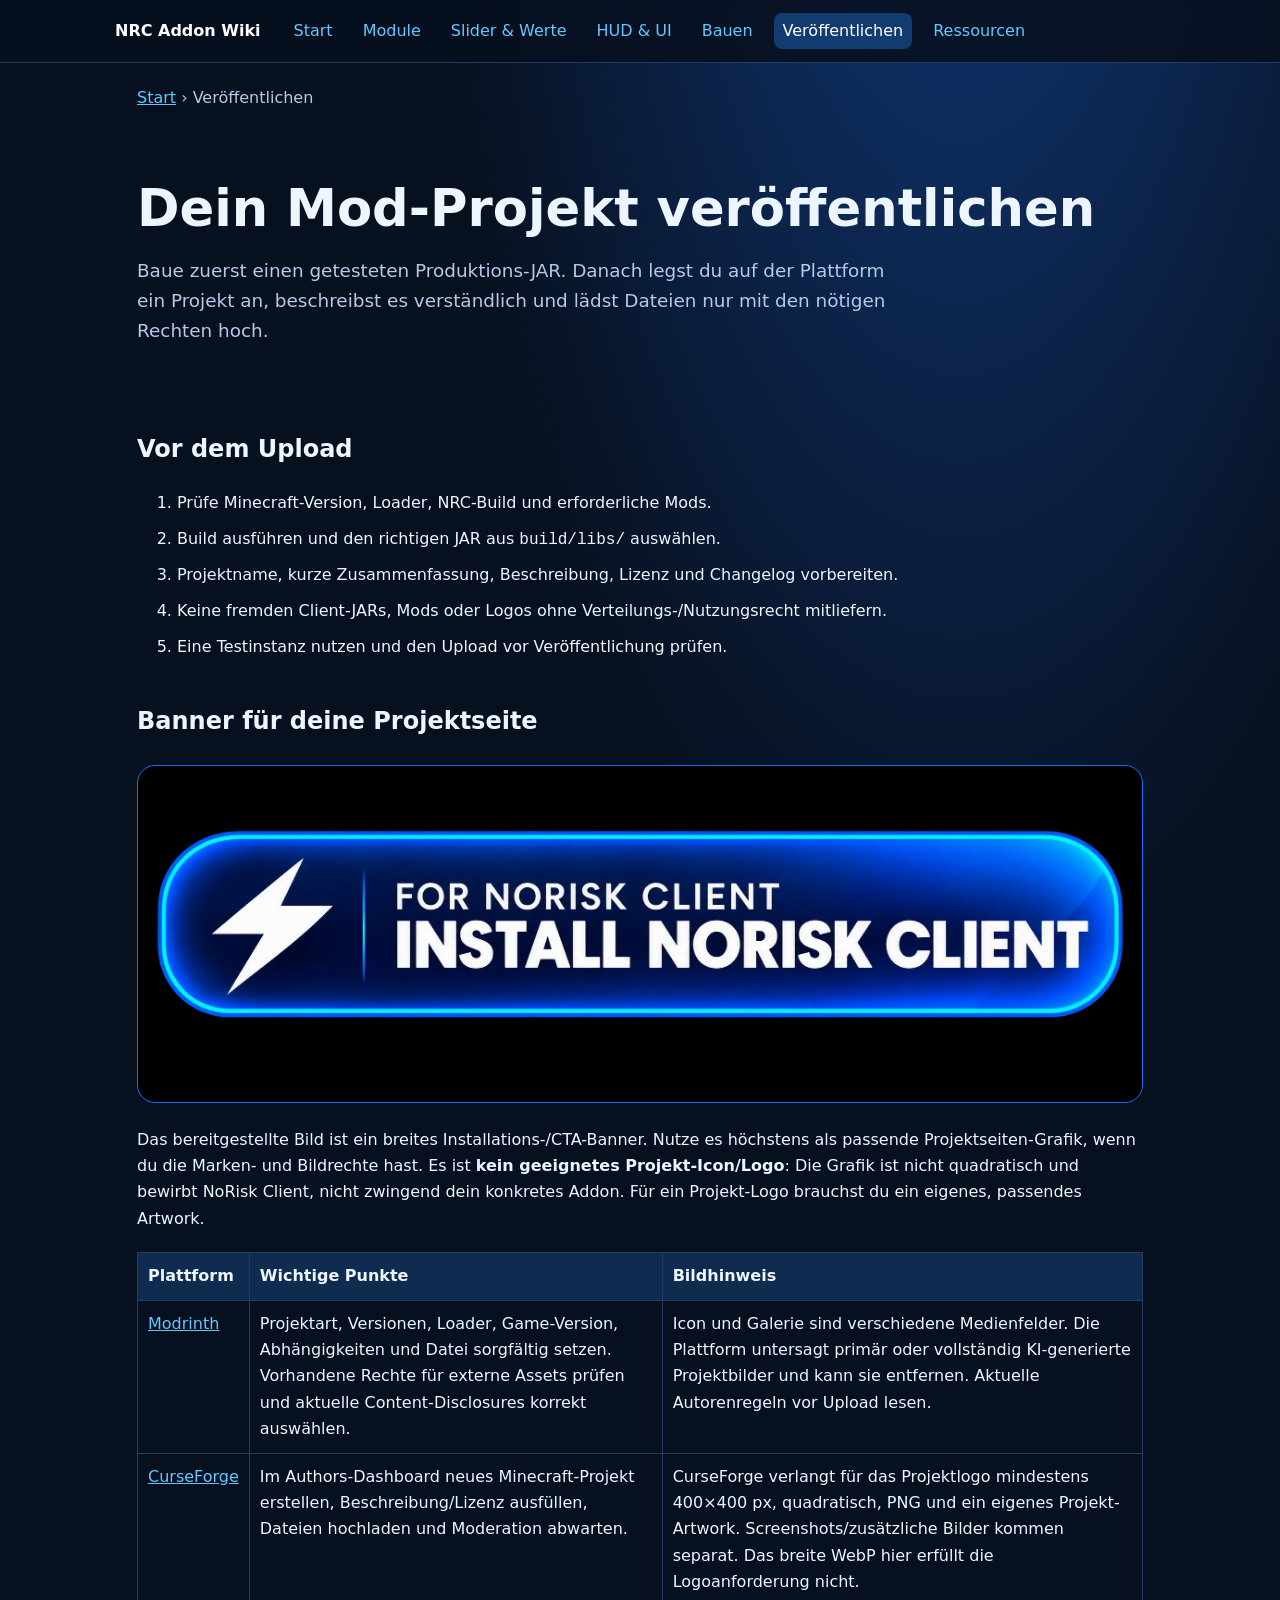
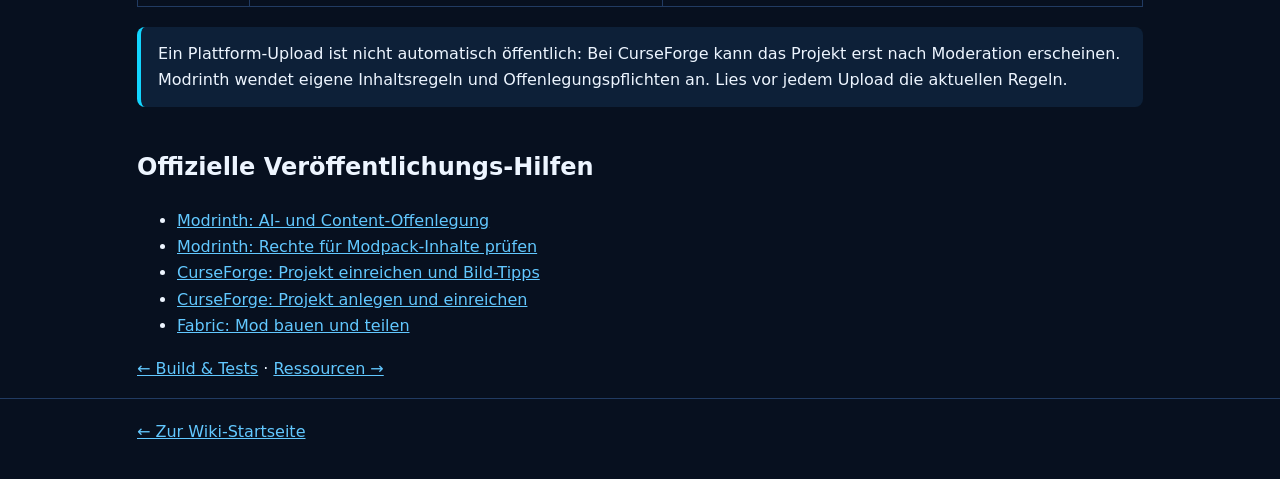
<file: docs/veroeffentlichen.html>
<!doctype html><html lang="de"><head><meta charset="utf-8"><meta name="viewport" content="width=device-width,initial-scale=1"><title>Auf Modrinth und CurseForge veröffentlichen · NRC Wiki</title><link rel="stylesheet" href="style.css"></head><body><header class="top"><nav class="nav wrap"><a class="brand" href="index.html">NRC Addon Wiki</a><a href="index.html">Start</a><a href="module-erstellen.html">Module</a><a href="slider-einstellungen.html">Slider & Werte</a><a href="hud-ui-popup.html">HUD & UI</a><a href="build-kompatibilitaet.html">Bauen</a><a aria-current="page" href="veroeffentlichen.html">Veröffentlichen</a><a href="ressourcen.html">Ressourcen</a></nav></header><main class="wrap"><p class="crumb"><a href="index.html">Start</a> › Veröffentlichen</p><section class="hero"><h1>Dein Mod-Projekt veröffentlichen</h1><p class="lead">Baue zuerst einen getesteten Produktions-JAR. Danach legst du auf der Plattform ein Projekt an, beschreibst es verständlich und lädst Dateien nur mit den nötigen Rechten hoch.</p></section><h2>Vor dem Upload</h2><ol class="steps"><li>Prüfe Minecraft-Version, Loader, NRC-Build und erforderliche Mods.</li><li>Build ausführen und den richtigen JAR aus <code>build/libs/</code> auswählen.</li><li>Projektname, kurze Zusammenfassung, Beschreibung, Lizenz und Changelog vorbereiten.</li><li>Keine fremden Client-JARs, Mods oder Logos ohne Verteilungs-/Nutzungsrecht mitliefern.</li><li>Eine Testinstanz nutzen und den Upload vor Veröffentlichung prüfen.</li></ol><h2>Banner für deine Projektseite</h2><img class="banner" src="assets/norisk-client-install.webp" alt="Blaues NoRisk-Client Installationsbanner"><p>Das bereitgestellte Bild ist ein breites Installations-/CTA-Banner. Nutze es höchstens als passende Projektseiten-Grafik, wenn du die Marken- und Bildrechte hast. Es ist <strong>kein geeignetes Projekt-Icon/Logo</strong>: Die Grafik ist nicht quadratisch und bewirbt NoRisk Client, nicht zwingend dein konkretes Addon. Für ein Projekt-Logo brauchst du ein eigenes, passendes Artwork.</p><table class="table"><thead><tr><th>Plattform</th><th>Wichtige Punkte</th><th>Bildhinweis</th></tr></thead><tbody><tr><td><a href="https://modrinth.com/">Modrinth</a></td><td>Projektart, Versionen, Loader, Game-Version, Abhängigkeiten und Datei sorgfältig setzen. Vorhandene Rechte für externe Assets prüfen und aktuelle Content-Disclosures korrekt auswählen.</td><td>Icon und Galerie sind verschiedene Medienfelder. Die Plattform untersagt primär oder vollständig KI-generierte Projektbilder und kann sie entfernen. Aktuelle Autorenregeln vor Upload lesen.</td></tr><tr><td><a href="https://www.curseforge.com/">CurseForge</a></td><td>Im Authors-Dashboard neues Minecraft-Projekt erstellen, Beschreibung/Lizenz ausfüllen, Dateien hochladen und Moderation abwarten.</td><td>CurseForge verlangt für das Projektlogo mindestens 400×400 px, quadratisch, PNG und ein eigenes Projekt-Artwork. Screenshots/zusätzliche Bilder kommen separat. Das breite WebP hier erfüllt die Logoanforderung nicht.</td></tr></tbody></table><div class="notice">Ein Plattform-Upload ist nicht automatisch öffentlich: Bei CurseForge kann das Projekt erst nach Moderation erscheinen. Modrinth wendet eigene Inhaltsregeln und Offenlegungspflichten an. Lies vor jedem Upload die aktuellen Regeln.</div><h2>Offizielle Veröffentlichungs-Hilfen</h2><ul><li><a href="https://support.modrinth.com/en/articles/16551575-disclosure-and-usage-of-ai">Modrinth: AI- und Content-Offenlegung</a></li><li><a href="https://support.modrinth.com/en/articles/8797527-obtaining-modpack-permissions">Modrinth: Rechte für Modpack-Inhalte prüfen</a></li><li><a href="https://support.curseforge.com/support/solutions/articles/9000199552">CurseForge: Projekt einreichen und Bild-Tipps</a></li><li><a href="https://support.curseforge.com/support/solutions/articles/9000197241-creating-and-submitting-a-project">CurseForge: Projekt anlegen und einreichen</a></li><li><a href="https://docs.fabricmc.net/develop/getting-started/building-a-mod">Fabric: Mod bauen und teilen</a></li></ul><p><a href="build-kompatibilitaet.html">← Build & Tests</a> · <a href="ressourcen.html">Ressourcen →</a></p></main><footer class="foot"><div class="wrap"><a href="index.html">← Zur Wiki-Startseite</a></div></footer></body></html>
</file>
<file: docs/style.css>
:root{color-scheme:dark;--bg:#07101f;--panel:#101d31;--line:#213b62;--blue:#0879ff;--cyan:#12d5ff;--ink:#edf5ff;--muted:#b7c9e4}*{box-sizing:border-box}body{margin:0;background:radial-gradient(ellipse at 75% -20%,#123c80 0,transparent 40%),var(--bg);color:var(--ink);font:16px/1.65 system-ui,-apple-system,"Segoe UI",sans-serif}a{color:#62c8ff}a:hover{color:#b4edff}.wrap{max-width:1050px;margin:auto;padding:0 22px}.top{border-bottom:1px solid var(--line);background:#07101fdd;position:sticky;top:0;backdrop-filter:blur(14px);z-index:2}.nav{display:flex;gap:12px;align-items:center;flex-wrap:wrap;padding:13px 0}.brand{font-weight:800;text-decoration:none;color:white;margin-right:12px}.nav a:not(.brand){padding:5px 9px;border-radius:8px;text-decoration:none}.nav a[aria-current=page]{background:#123b70;color:white}.hero{padding:42px 0 24px}.hero h1{font-size:clamp(2rem,5vw,3.2rem);line-height:1.12;margin:.2em 0}.lead{font-size:1.15rem;color:var(--muted);max-width:780px}.notice{padding:14px 17px;border-left:4px solid var(--cyan);background:#0d2038;border-radius:8px;margin:18px 0}.grid{display:grid;grid-template-columns:repeat(auto-fit,minmax(245px,1fr));gap:16px;margin:24px 0 40px}.card{display:block;background:linear-gradient(145deg,#132744,#0c1728);border:1px solid var(--line);padding:18px;border-radius:14px;color:var(--ink);text-decoration:none;transition:transform .15s,border-color .15s}.card:hover{transform:translateY(-2px);border-color:var(--cyan);color:white}.card h2,.card h3{margin:.1em 0 .4em}.card p{margin:.2em 0;color:var(--muted)}main{padding-bottom:40px}h2{margin-top:1.7em}h3{margin-top:1.3em}.steps li{margin:.6em 0}.code{overflow:auto;background:#050b14;border:1px solid var(--line);padding:14px;border-radius:9px;color:#d3e8ff}.crumb{color:var(--muted);margin-top:22px}.banner{display:block;width:100%;height:auto;border:1px solid #146fff;border-radius:18px;background:#000;margin:24px 0}.small{font-size:.92rem;color:var(--muted)}.table{border-collapse:collapse;width:100%;margin:20px 0}.table th,.table td{border:1px solid var(--line);padding:10px;text-align:left;vertical-align:top}.table th{background:#102b50}.foot{border-top:1px solid var(--line);color:var(--muted);padding:20px 0 35px}.btn{display:inline-block;background:linear-gradient(100deg,var(--blue),#0052cc);color:white;text-decoration:none;padding:10px 15px;border-radius:9px;font-weight:700}.btn:hover{color:white;filter:brightness(1.12)}@media(max-width:600px){.wrap{padding:0 15px}.nav{gap:4px}.nav a:not(.brand){padding:4px 6px;font-size:.9rem}}
</file>
